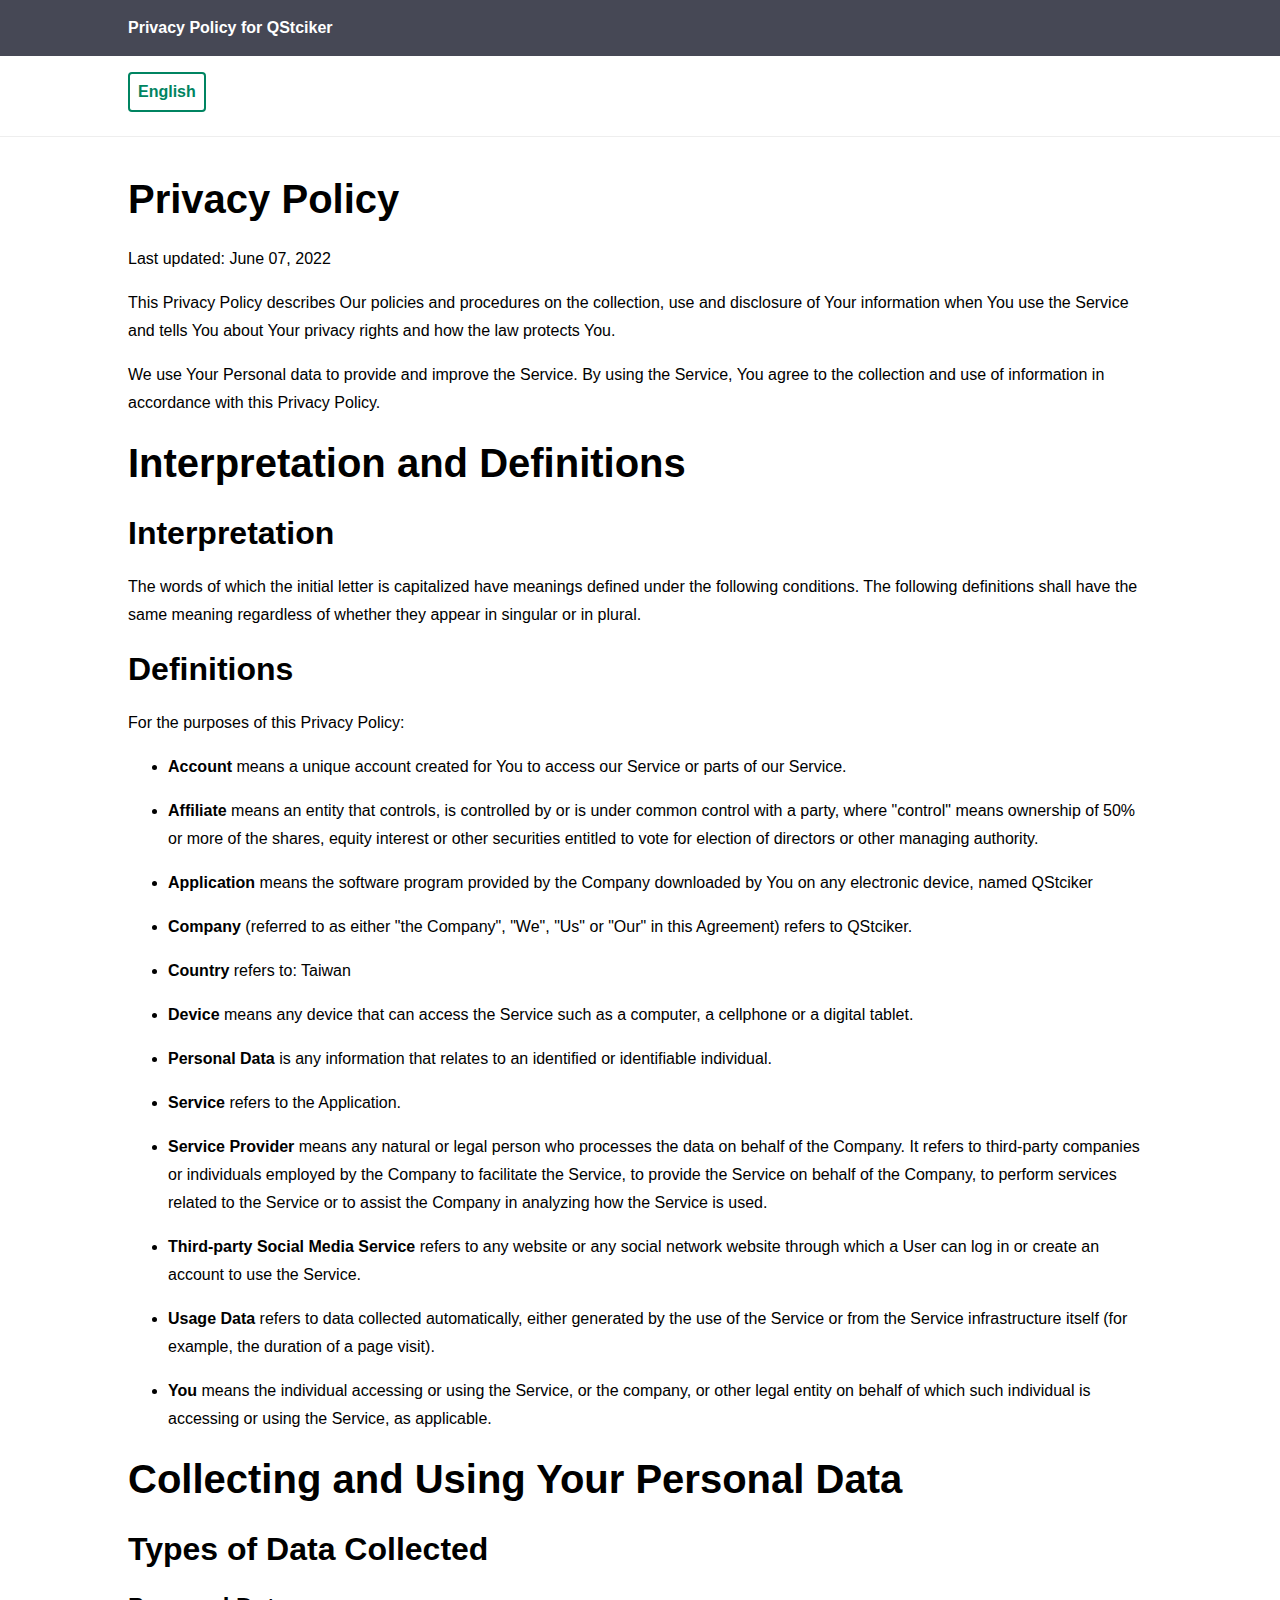
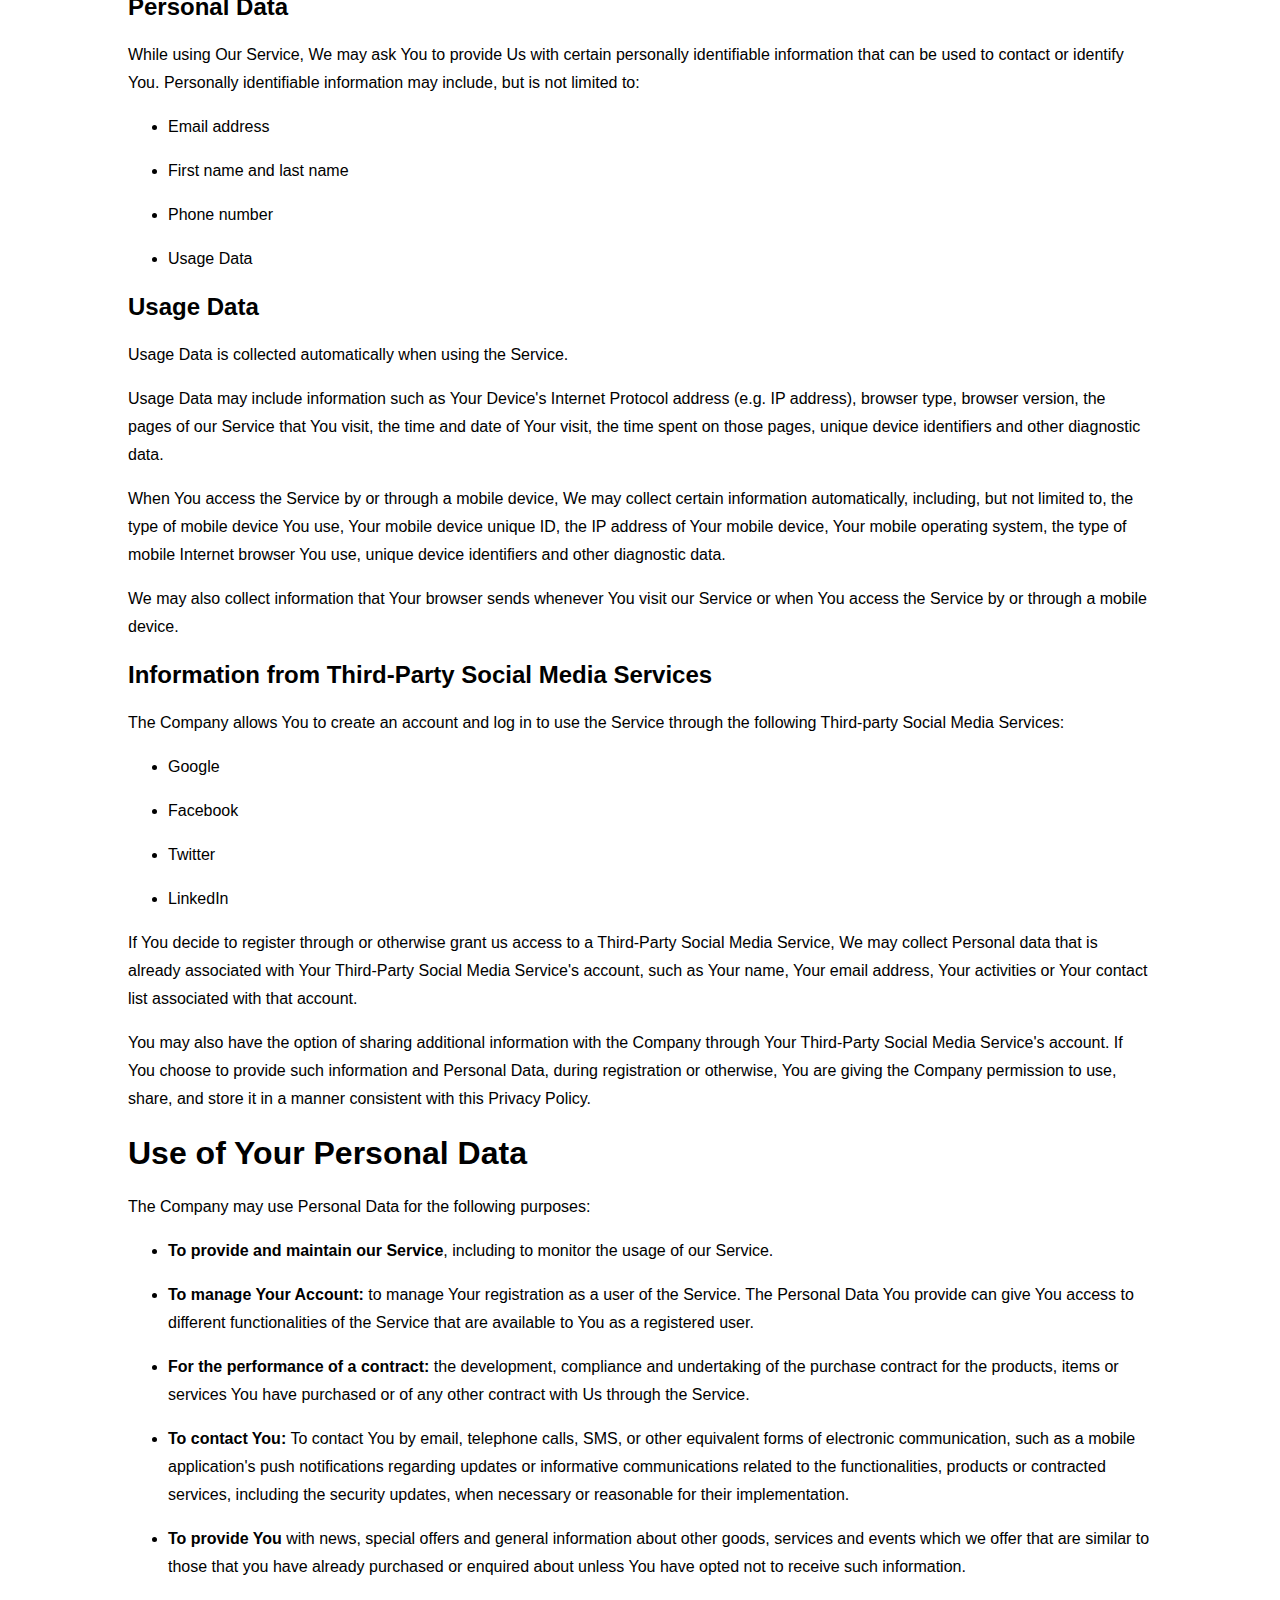
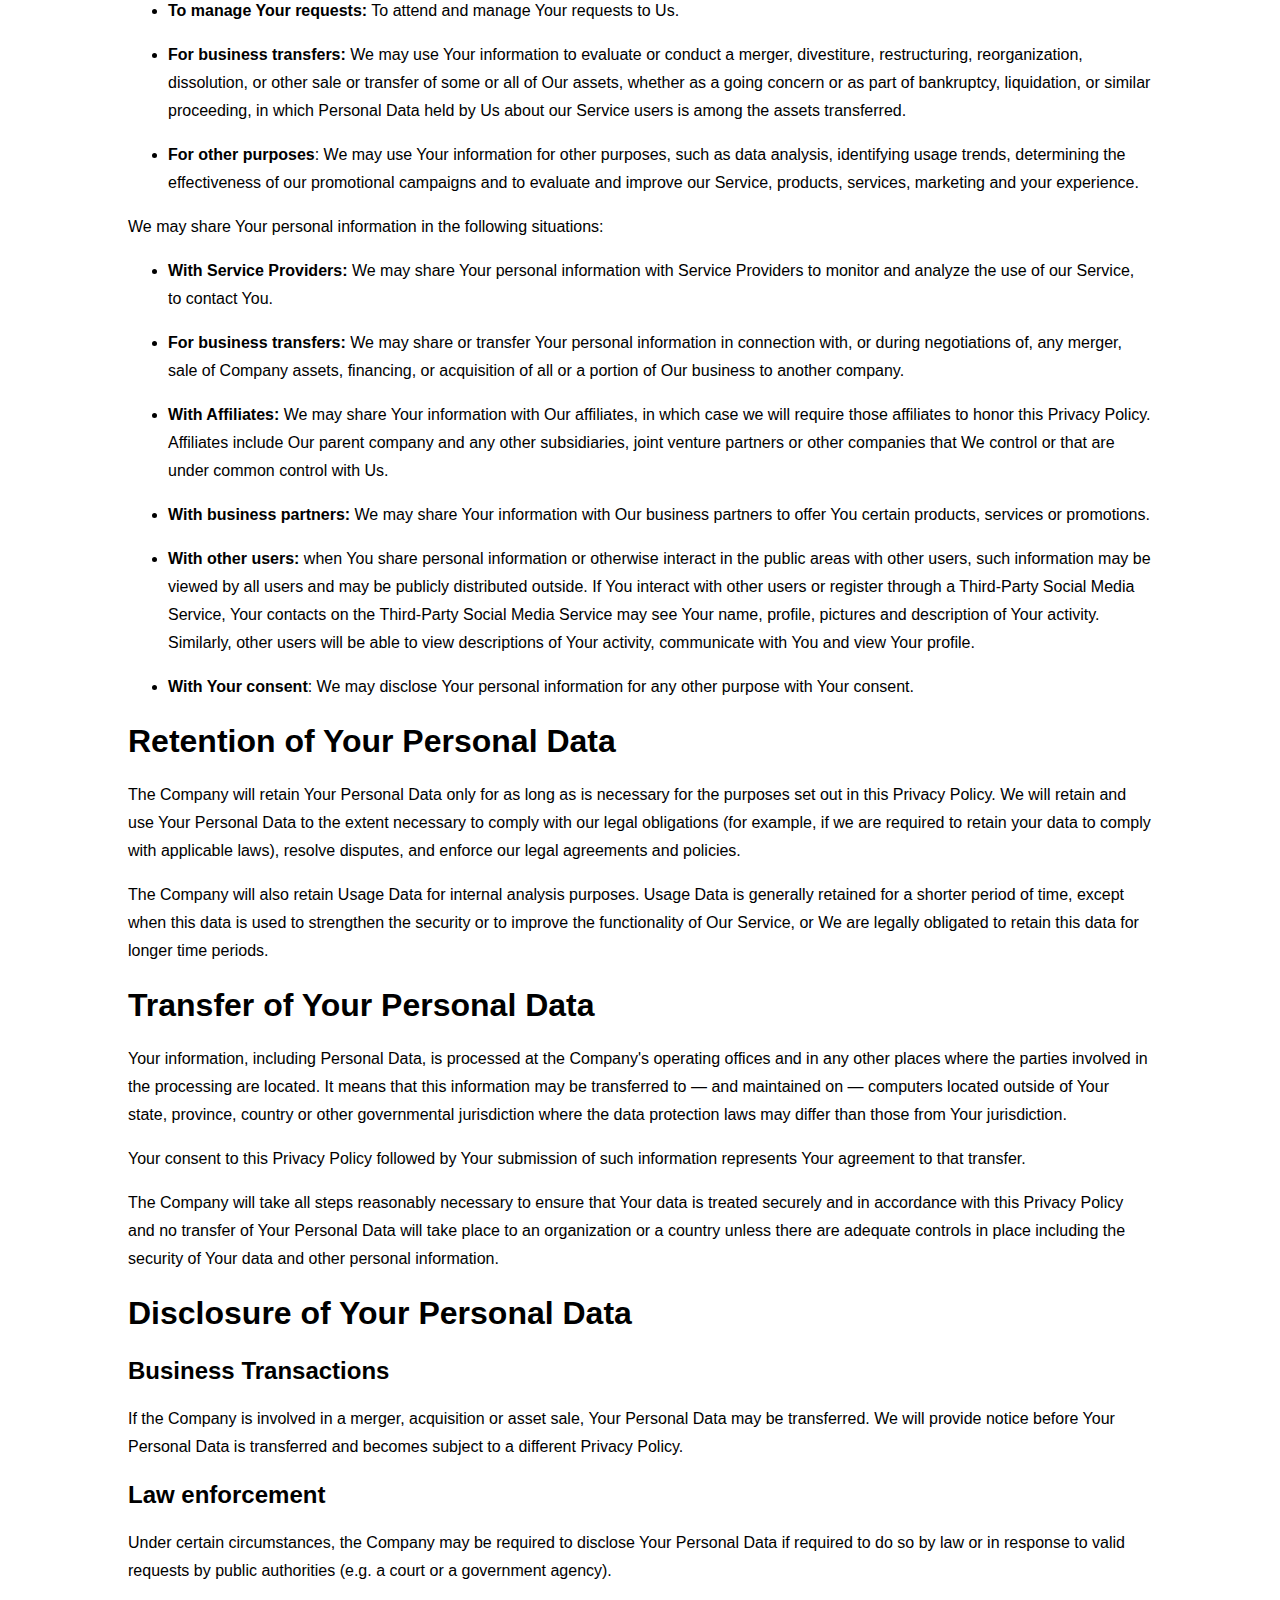
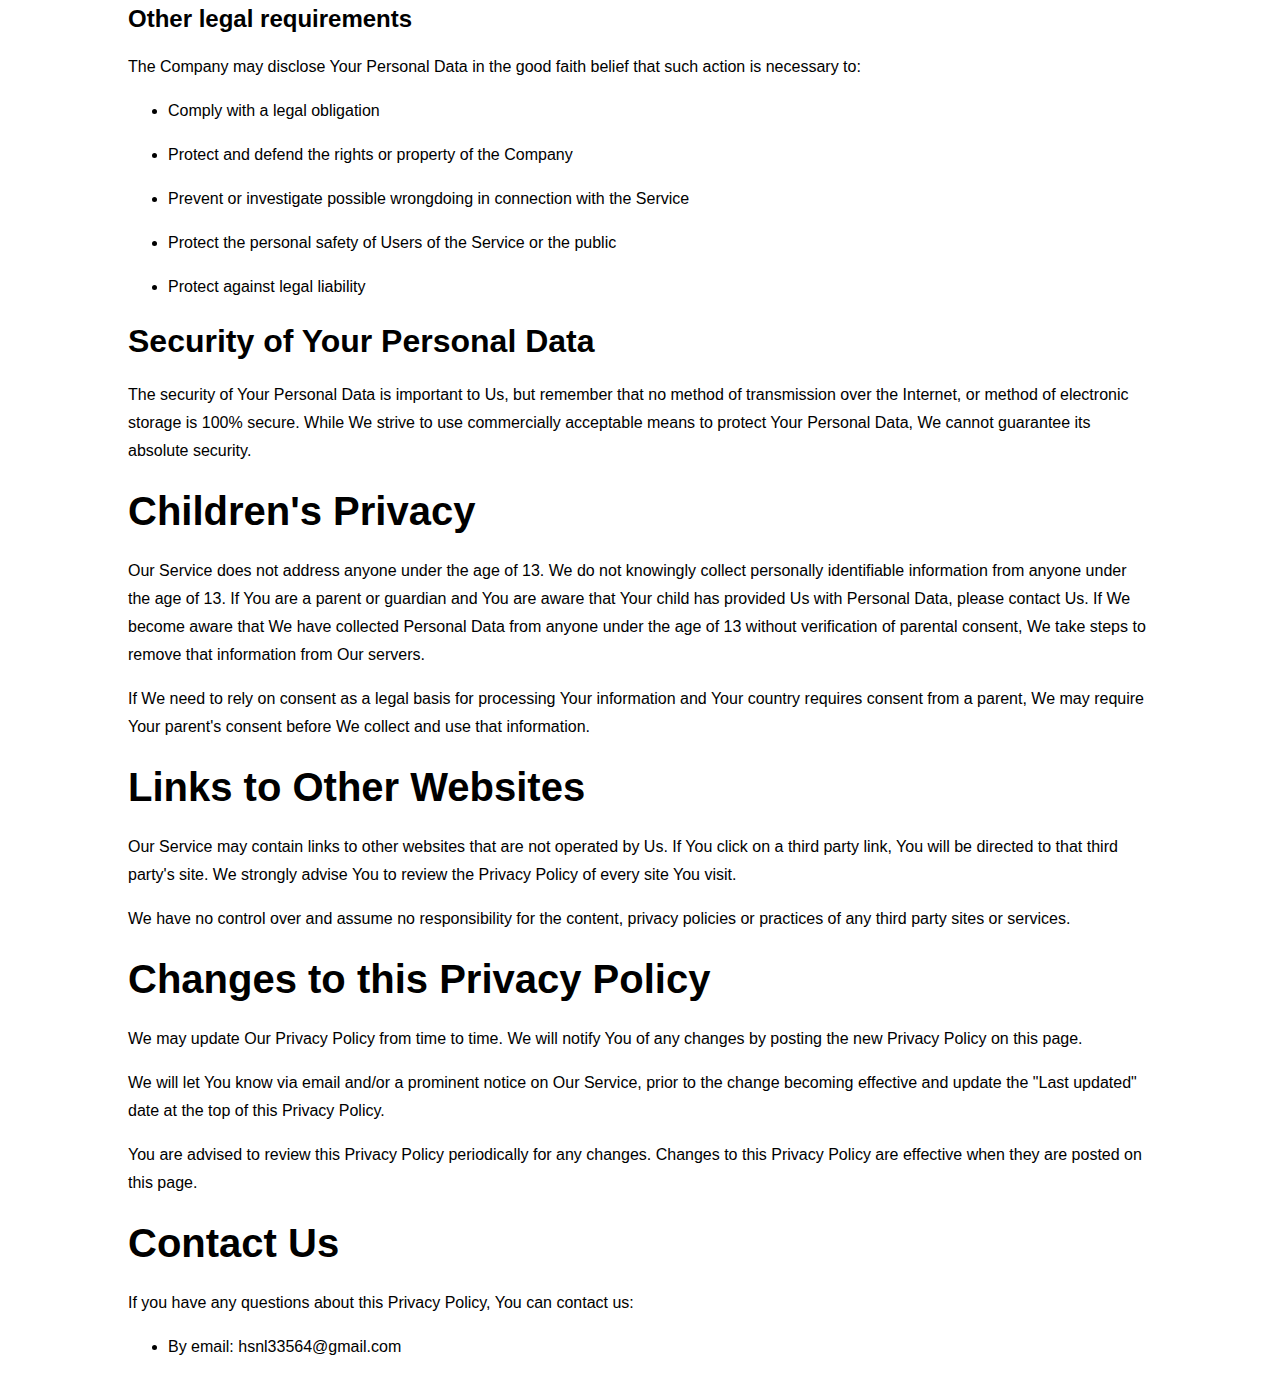
<file: APP/Privacy-Policy-for-QStciker.html>
<!DOCTYPE html>
<html lang="en">

<head>
    <meta http-equiv="content-type" content="text/html; charset=UTF-8">
    <title>Privacy Policy for QStciker</title>
    <meta charset="utf-8">
    <meta http-equiv="X-UA-Compatible" content="IE=edge,chrome=1">
    <meta name="viewport" content="width=device-width, initial-scale=1">
    <link rel="stylesheet" type="text/css" href="Privacy-Policy-for-QStciker.css">
    <meta name="robots" content="noindex">
</head>

<body data-new-gr-c-s-check-loaded="8.899.0" data-gr-ext-installed="">
    <div class="page">
        <div class="header">
            <div class="container">
                <p class="title">Privacy Policy for QStciker</p>
            </div>
        </div>

        <div class="translations-list-container">
            <div class="container">
                <ul class="translations-list">
                    <li class="en translations-list-item">
                        <a class="tab-link active" href="#en">English</a>
                    </li>
                </ul>
            </div>
        </div>

        <div class="translations-content-container">
            <div class="container">
                <div class="tab-content translations-content-item en visible" id="en">
                    <h1>Privacy Policy</h1>
                    <p>Last updated: June 07, 2022</p>
                    <p>This Privacy Policy describes Our policies and procedures on the
                        collection, use and disclosure of Your information when You use the
                        Service and tells You about Your privacy rights and how the law protects
                        You.</p>
                    <p>We use Your Personal data to provide and improve the Service. By
                        using the Service, You agree to the collection and use of information in
                        accordance with this Privacy Policy.</p>
                    <h1>Interpretation and Definitions</h1>
                    <h2>Interpretation</h2>
                    <p>The words of which the initial letter is capitalized have meanings
                        defined under the following conditions. The following definitions shall
                        have the same meaning regardless of whether they appear in singular or
                        in plural.</p>
                    <h2>Definitions</h2>
                    <p>For the purposes of this Privacy Policy:</p>
                    <ul>
                        <li>
                            <p><strong>Account</strong> means a unique account created for You to access our Service or
                                parts of our Service.</p>
                        </li>
                        <li>
                            <p><strong>Affiliate</strong> means an entity that controls, is
                                controlled by or is under common control with a party, where "control"
                                means ownership of 50% or more of the shares, equity interest or other
                                securities entitled to vote for election of directors or other managing
                                authority.</p>
                        </li>
                        <li>
                            <p><strong>Application</strong> means the software program provided by the Company
                                downloaded by You on any electronic device, named QStciker</p>
                        </li>
                        <li>
                            <p><strong>Company</strong> (referred to as either "the Company", "We", "Us" or "Our" in
                                this Agreement) refers to QStciker.</p>
                        </li>
                        <li>
                            <p><strong>Country</strong> refers to: Taiwan</p>
                        </li>
                        <li>
                            <p><strong>Device</strong> means any device that can access the Service such as a computer,
                                a cellphone or a digital tablet.</p>
                        </li>
                        <li>
                            <p><strong>Personal Data</strong> is any information that relates to an identified or
                                identifiable individual.</p>
                        </li>
                        <li>
                            <p><strong>Service</strong> refers to the Application.</p>
                        </li>
                        <li>
                            <p><strong>Service Provider</strong> means any natural or legal person
                                who processes the data on behalf of the Company. It refers to
                                third-party companies or individuals employed by the Company to
                                facilitate the Service, to provide the Service on behalf of the Company,
                                to perform services related to the Service or to assist the Company in
                                analyzing how the Service is used.</p>
                        </li>
                        <li>
                            <p><strong>Third-party Social Media Service</strong> refers to any website or any social
                                network website through which a User can log in or create an account to use the Service.
                            </p>
                        </li>
                        <li>
                            <p><strong>Usage Data</strong> refers to data collected automatically,
                                either generated by the use of the Service or from the Service
                                infrastructure itself (for example, the duration of a page visit).</p>
                        </li>
                        <li>
                            <p><strong>You</strong> means the individual accessing or using the
                                Service, or the company, or other legal entity on behalf of which such
                                individual is accessing or using the Service, as applicable.</p>
                        </li>
                    </ul>
                    <h1>Collecting and Using Your Personal Data</h1>
                    <h2>Types of Data Collected</h2>
                    <h3>Personal Data</h3>
                    <p>While using Our Service, We may ask You to provide Us with certain
                        personally identifiable information that can be used to contact or
                        identify You. Personally identifiable information may include, but is
                        not limited to:</p>
                    <ul>
                        <li>
                            <p>Email address</p>
                        </li>
                        <li>
                            <p>First name and last name</p>
                        </li>
                        <li>
                            <p>Phone number</p>
                        </li>
                        <li>
                            <p>Usage Data</p>
                        </li>
                    </ul>
                    <h3>Usage Data</h3>
                    <p>Usage Data is collected automatically when using the Service.</p>
                    <p>Usage Data may include information such as Your Device's Internet
                        Protocol address (e.g. IP address), browser type, browser version, the
                        pages of our Service that You visit, the time and date of Your visit,
                        the time spent on those pages, unique device identifiers and other
                        diagnostic data.</p>
                    <p>When You access the Service by or through a mobile device, We may
                        collect certain information automatically, including, but not limited
                        to, the type of mobile device You use, Your mobile device unique ID, the
                        IP address of Your mobile device, Your mobile operating system, the
                        type of mobile Internet browser You use, unique device identifiers and
                        other diagnostic data.</p>
                    <p>We may also collect information that Your browser sends whenever You
                        visit our Service or when You access the Service by or through a mobile
                        device.</p>
                    <h3>Information from Third-Party Social Media Services</h3>
                    <p>The Company allows You to create an account and log in to use the
                        Service through the following Third-party Social Media Services:</p>
                    <ul>
                        <li>Google</li>
                        <li>Facebook</li>
                        <li>Twitter</li>
                        <li>LinkedIn</li>
                    </ul>
                    <p>If You decide to register through or otherwise grant us access to a
                        Third-Party Social Media Service, We may collect Personal data that is
                        already associated with Your Third-Party Social Media Service's account,
                        such as Your name, Your email address, Your activities or Your contact
                        list associated with that account.</p>
                    <p>You may also have the option of sharing additional information with
                        the Company through Your Third-Party Social Media Service's account. If
                        You choose to provide such information and Personal Data, during
                        registration or otherwise, You are giving the Company permission to use,
                        share, and store it in a manner consistent with this Privacy Policy.</p>
                    <h2>Use of Your Personal Data</h2>
                    <p>The Company may use Personal Data for the following purposes:</p>
                    <ul>
                        <li>
                            <p><strong>To provide and maintain our Service</strong>, including to monitor the usage of
                                our Service.</p>
                        </li>
                        <li>
                            <p><strong>To manage Your Account:</strong> to manage Your registration
                                as a user of the Service. The Personal Data You provide can give You
                                access to different functionalities of the Service that are available to
                                You as a registered user.</p>
                        </li>
                        <li>
                            <p><strong>For the performance of a contract:</strong> the development,
                                compliance and undertaking of the purchase contract for the products,
                                items or services You have purchased or of any other contract with Us
                                through the Service.</p>
                        </li>
                        <li>
                            <p><strong>To contact You:</strong> To contact You by email, telephone
                                calls, SMS, or other equivalent forms of electronic communication, such
                                as a mobile application's push notifications regarding updates or
                                informative communications related to the functionalities, products or
                                contracted services, including the security updates, when necessary or
                                reasonable for their implementation.</p>
                        </li>
                        <li>
                            <p><strong>To provide You</strong> with news, special offers and general
                                information about other goods, services and events which we offer that
                                are similar to those that you have already purchased or enquired about
                                unless You have opted not to receive such information.</p>
                        </li>
                        <li>
                            <p><strong>To manage Your requests:</strong> To attend and manage Your requests to Us.</p>
                        </li>
                        <li>
                            <p><strong>For business transfers:</strong> We may use Your information
                                to evaluate or conduct a merger, divestiture, restructuring,
                                reorganization, dissolution, or other sale or transfer of some or all of
                                Our assets, whether as a going concern or as part of bankruptcy,
                                liquidation, or similar proceeding, in which Personal Data held by Us
                                about our Service users is among the assets transferred.</p>
                        </li>
                        <li>
                            <p><strong>For other purposes</strong>: We may use Your information for
                                other purposes, such as data analysis, identifying usage trends,
                                determining the effectiveness of our promotional campaigns and to
                                evaluate and improve our Service, products, services, marketing and your
                                experience.</p>
                        </li>
                    </ul>
                    <p>We may share Your personal information in the following situations:</p>
                    <ul>
                        <li><strong>With Service Providers:</strong> We may share Your personal information with Service
                            Providers to monitor and analyze the use of our Service, to contact You.</li>
                        <li><strong>For business transfers:</strong> We may share or transfer
                            Your personal information in connection with, or during negotiations of,
                            any merger, sale of Company assets, financing, or acquisition of all or
                            a portion of Our business to another company.</li>
                        <li><strong>With Affiliates:</strong> We may share Your information with
                            Our affiliates, in which case we will require those affiliates to honor
                            this Privacy Policy. Affiliates include Our parent company and any
                            other subsidiaries, joint venture partners or other companies that We
                            control or that are under common control with Us.</li>
                        <li><strong>With business partners:</strong> We may share Your information with Our business
                            partners to offer You certain products, services or promotions.</li>
                        <li><strong>With other users:</strong> when You share personal
                            information or otherwise interact in the public areas with other users,
                            such information may be viewed by all users and may be publicly
                            distributed outside. If You interact with other users or register
                            through a Third-Party Social Media Service, Your contacts on the
                            Third-Party Social Media Service may see Your name, profile, pictures
                            and description of Your activity. Similarly, other users will be able to
                            view descriptions of Your activity, communicate with You and view Your
                            profile.</li>
                        <li><strong>With Your consent</strong>: We may disclose Your personal information for any other
                            purpose with Your consent.</li>
                    </ul>
                    <h2>Retention of Your Personal Data</h2>
                    <p>The Company will retain Your Personal Data only for as long as is
                        necessary for the purposes set out in this Privacy Policy. We will
                        retain and use Your Personal Data to the extent necessary to comply with
                        our legal obligations (for example, if we are required to retain your
                        data to comply with applicable laws), resolve disputes, and enforce our
                        legal agreements and policies.</p>
                    <p>The Company will also retain Usage Data for internal analysis
                        purposes. Usage Data is generally retained for a shorter period of time,
                        except when this data is used to strengthen the security or to improve
                        the functionality of Our Service, or We are legally obligated to retain
                        this data for longer time periods.</p>
                    <h2>Transfer of Your Personal Data</h2>
                    <p>Your information, including Personal Data, is processed at the
                        Company's operating offices and in any other places where the parties
                        involved in the processing are located. It means that this information
                        may be transferred to — and maintained on — computers located outside of
                        Your state, province, country or other governmental jurisdiction where
                        the data protection laws may differ than those from Your jurisdiction.</p>
                    <p>Your consent to this Privacy Policy followed by Your submission of such information represents
                        Your agreement to that transfer.</p>
                    <p>The Company will take all steps reasonably necessary to ensure that
                        Your data is treated securely and in accordance with this Privacy Policy
                        and no transfer of Your Personal Data will take place to an
                        organization or a country unless there are adequate controls in place
                        including the security of Your data and other personal information.</p>
                    <h2>Disclosure of Your Personal Data</h2>
                    <h3>Business Transactions</h3>
                    <p>If the Company is involved in a merger, acquisition or asset sale,
                        Your Personal Data may be transferred. We will provide notice before
                        Your Personal Data is transferred and becomes subject to a different
                        Privacy Policy.</p>
                    <h3>Law enforcement</h3>
                    <p>Under certain circumstances, the Company may be required to disclose
                        Your Personal Data if required to do so by law or in response to valid
                        requests by public authorities (e.g. a court or a government agency).</p>
                    <h3>Other legal requirements</h3>
                    <p>The Company may disclose Your Personal Data in the good faith belief that such action is
                        necessary to:</p>
                    <ul>
                        <li>Comply with a legal obligation</li>
                        <li>Protect and defend the rights or property of the Company</li>
                        <li>Prevent or investigate possible wrongdoing in connection with the Service</li>
                        <li>Protect the personal safety of Users of the Service or the public</li>
                        <li>Protect against legal liability</li>
                    </ul>
                    <h2>Security of Your Personal Data</h2>
                    <p>The security of Your Personal Data is important to Us, but remember
                        that no method of transmission over the Internet, or method of
                        electronic storage is 100% secure. While We strive to use commercially
                        acceptable means to protect Your Personal Data, We cannot guarantee its
                        absolute security.</p>
                    <h1>Children's Privacy</h1>
                    <p>Our Service does not address anyone under the age of 13. We do not
                        knowingly collect personally identifiable information from anyone under
                        the age of 13. If You are a parent or guardian and You are aware that
                        Your child has provided Us with Personal Data, please contact Us. If We
                        become aware that We have collected Personal Data from anyone under the
                        age of 13 without verification of parental consent, We take steps to
                        remove that information from Our servers.</p>
                    <p>If We need to rely on consent as a legal basis for processing Your
                        information and Your country requires consent from a parent, We may
                        require Your parent's consent before We collect and use that
                        information.</p>
                    <h1>Links to Other Websites</h1>
                    <p>Our Service may contain links to other websites that are not operated
                        by Us. If You click on a third party link, You will be directed to that
                        third party's site. We strongly advise You to review the Privacy Policy
                        of every site You visit.</p>
                    <p>We have no control over and assume no responsibility for the content,
                        privacy policies or practices of any third party sites or services.</p>
                    <h1>Changes to this Privacy Policy</h1>
                    <p>We may update Our Privacy Policy from time to time. We will notify
                        You of any changes by posting the new Privacy Policy on this page.</p>
                    <p>We will let You know via email and/or a prominent notice on Our
                        Service, prior to the change becoming effective and update the "Last
                        updated" date at the top of this Privacy Policy.</p>
                    <p>You are advised to review this Privacy Policy periodically for any
                        changes. Changes to this Privacy Policy are effective when they are
                        posted on this page.</p>
                    <h1>Contact Us</h1>
                    <p>If you have any questions about this Privacy Policy, You can contact us:</p>
                    <ul>
                        <li>By email: hsnl33564@gmail.com</li>
                    </ul>
                </div>
            </div>
        </div>

    </div>
</body>

</html>
</file>
<file: APP/Privacy-Policy-for-QStciker.css>
body{background:#fff;color:#000;font-family:Helvetica Neue,Helvetica,Arial,sans-serif;font-size:16px;line-height:28px;margin:0}h1,h2,h3,h4,h5,h6,li,p{margin:0 0 16px}h1{font-size:40px;line-height:60px}h1,h2{font-weight:700}h2{font-size:32px;line-height:48px}h3{font-size:24px;line-height:36px}h3,h4{font-weight:700}h4{font-size:20px;line-height:30px}h5,h6{font-size:16px;line-height:24px;font-weight:700}a{text-decoration:none;cursor:pointer;color:#000}a:hover,a[rel~=nofollow]{text-decoration:underline}a[rel~=nofollow]{color:#008461}a[rel~=nofollow]:hover{text-decoration:none}.visible{display:block}.hidden{display:none}.page{width:100%}.container{position:relative;width:90%;max-width:1024px;margin:0 auto}.header{background:#464855;color:#fff;padding:16px 0;margin:0 0 16px}.header .title{font-size:16px;line-height:24px;font-weight:700;margin:0}.content{padding-bottom:32px}.translations-list-container{border-bottom:1px solid #eee;padding-bottom:16px;margin:0 0 32px}.translations-list-container .translations-list{list-style:none;margin:0;padding:0}.translations-list-container .translations-list .translations-list-item{display:inline-block;padding:0;margin:0 8px 8px 0;font-weight:700;color:#008461}.translations-list-container .translations-list .translations-list-item a{display:inline-block;color:#008461;border:2px solid #008461;border-radius:4px;padding:4px 8px}
</file>
